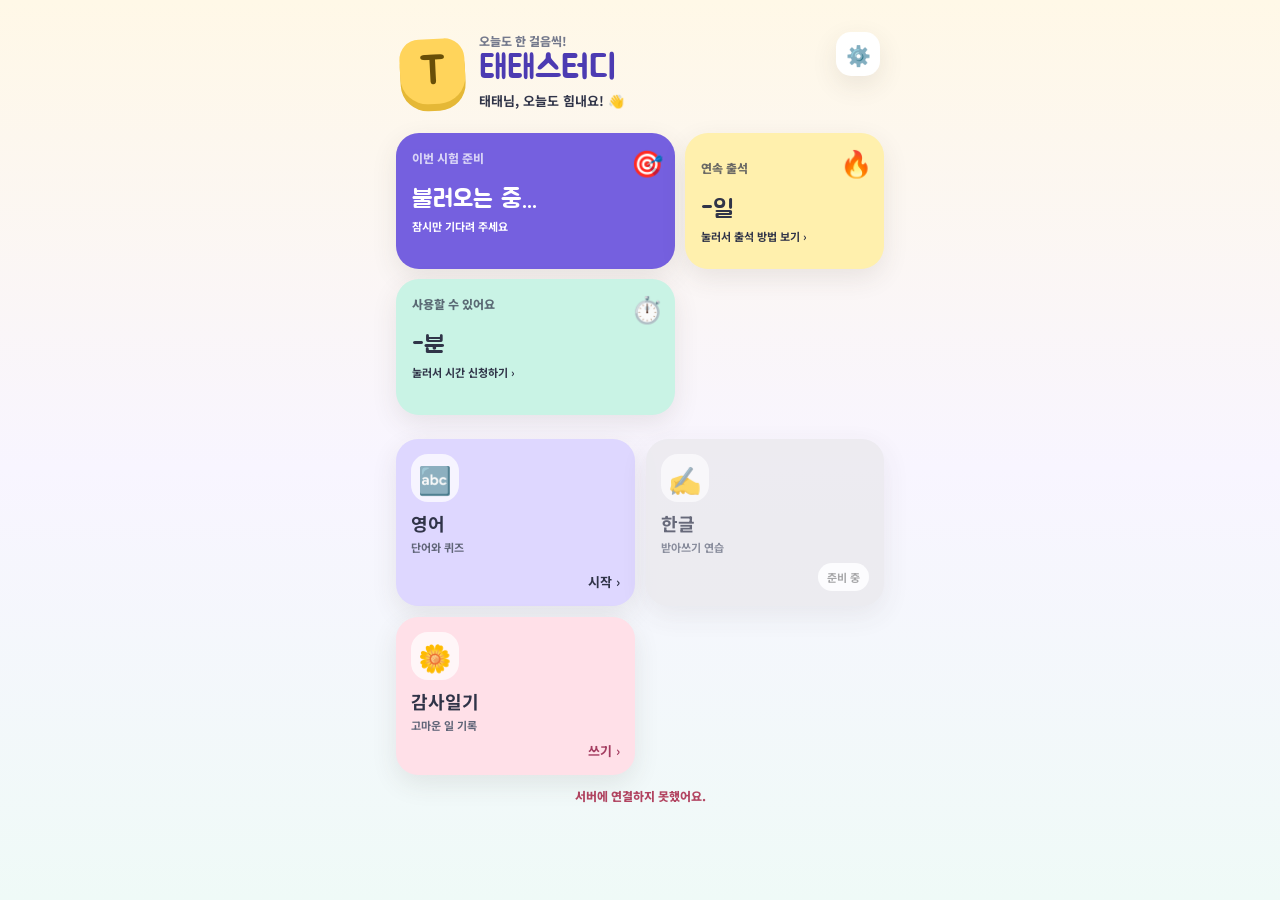
<file: index.html>
<!DOCTYPE html>
<html lang="ko"><head><meta charset="UTF-8"><meta name="viewport" content="width=device-width,initial-scale=1,viewport-fit=cover"><meta name="theme-color" content="#fff8e8"><meta name="robots" content="noindex,nofollow,noarchive"><title>태태스터디</title>
<script>window.GAS_WEB_APP_URL='https://script.google.com/macros/s/AKfycbxXa7uUxMbzBXfnYrFggVX9WtR-e4U9_p0WXR-delSNdcaqv2epwh4A0YGnnEI-RdCkbg/exec';</script>
<link rel="preconnect" href="https://fonts.googleapis.com"><link rel="preconnect" href="https://fonts.gstatic.com" crossorigin><link href="https://fonts.googleapis.com/css2?family=Jua&family=Noto+Sans+KR:wght@500;700;800&display=swap" rel="stylesheet"><link rel="stylesheet" href="DashboardStyle.css?v=20261109-1"><style>.subject-list{display:grid;grid-template-columns:repeat(2,minmax(0,1fr));gap:11px}.subject-card{position:relative;display:flex;flex-direction:column;align-items:flex-start;gap:8px;min-height:154px;padding:15px;border-radius:22px}.subject-card>span:nth-child(2){display:grid;flex:0}.subject-card strong{font-size:18px}.subject-card small{font-size:11px}.subject-card b{margin-top:auto;align-self:flex-end}.subject-icon{flex:0 0 48px;width:48px;height:48px}.subject-card.diary{background:#ffe0e8}.subject-card.diary b{color:#a43c60}@media(max-width:350px){.subject-card{min-height:148px;padding:13px}.subject-card strong{font-size:16px}}</style></head><body><main class="dashboard">
<header class="welcome"><div class="mascot">T</div><div><p>오늘도 한 걸음씩!</p><h1>태태스터디</h1><strong>태태님, 오늘도 힘내요! 👋</strong></div><a href="english.html?screen=admin" aria-label="관리자 사이트" title="관리자 사이트" style="display:grid;place-items:center;margin-left:auto;align-self:flex-start;width:44px;height:44px;border-radius:15px;background:#fff;color:#4c3bb2;text-decoration:none;font-size:20px;box-shadow:var(--shadow)">⚙️</a></header>
<section class="status-grid" aria-label="오늘의 학습 현황"><article class="status-card exam"><span>🎯</span><small>이번 시험 준비</small><strong id="examStatus">불러오는 중...</strong><p id="examDetail">잠시만 기다려 주세요</p></article><button type="button" class="status-card attendance" style="border:0;text-align:left;font:inherit;color:var(--ink);cursor:pointer" aria-label="출석 방법 안내" onclick="alert('📚 출석하는 방법\n\n영어 퀴즈에서 50점 이상 받으면 오늘 출석이 자동으로 기록돼요.\n별도의 출석 버튼을 누를 필요는 없어요!')"><span>🔥</span><small>연속 출석</small><strong id="attendanceStatus">-일</strong><p id="attendanceDetail">눌러서 출석 방법 보기 ›</p></button><a class="status-card time time-link" style="text-decoration:none;color:var(--ink)" href="english.html?screen=minute" aria-label="놀이 시간 사용 신청으로 이동"><span>⏱️</span><small>사용할 수 있어요</small><strong id="playtimeStatus">-분</strong><p id="playtimeDetail">눌러서 시간 신청하기 ›</p></a></section>
<section class="section subject-section" aria-label="학습과 기록 메뉴"><div class="subject-list"><a class="subject-card english" href="english.html"><span class="subject-icon">🔤</span><span><strong>영어</strong><small>단어와 퀴즈</small></span><b>시작 ›</b></a><div class="subject-card korean disabled" aria-disabled="true"><span class="subject-icon">✍️</span><span><strong>한글</strong><small>받아쓰기 연습</small></span><b>준비 중</b></div><a class="subject-card diary" href="diary.html"><span class="subject-icon">🌼</span><span><strong>감사일기</strong><small>고마운 일 기록</small></span><b>쓰기 ›</b></a></div></section><p id="dashboardError" class="dashboard-error"></p></main><script src="DashboardScript.js?v=20261109-1"></script></body></html>
</file>
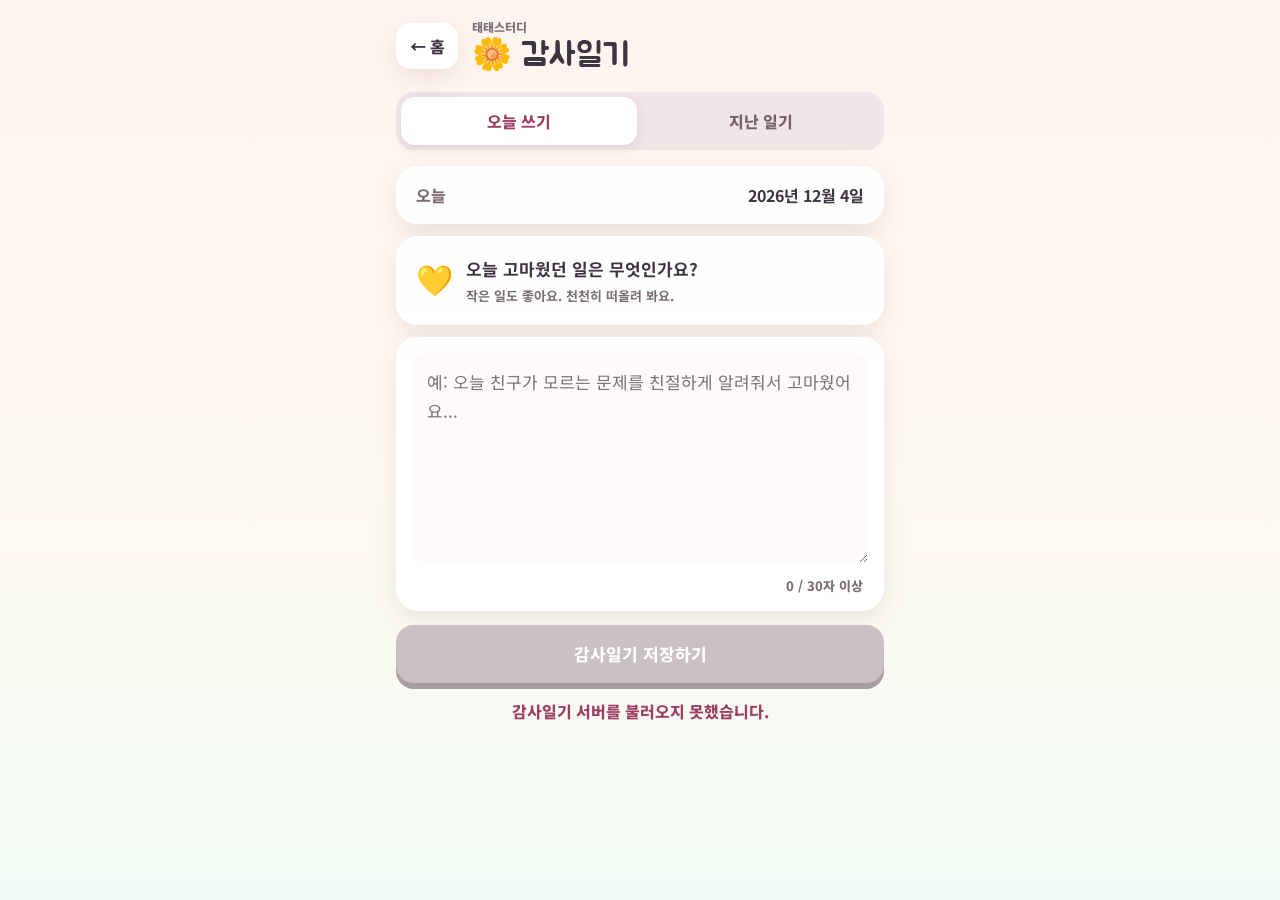
<file: diary.html>
<!DOCTYPE html>
<html lang="ko">
<head>
  <meta charset="UTF-8">
  <meta name="viewport" content="width=device-width, initial-scale=1, viewport-fit=cover">
  <meta name="theme-color" content="#fff5f0">
  <meta name="robots" content="noindex,nofollow,noarchive">
  <title>태태스터디 · 감사일기</title>
  <script>
    window.GAS_WEB_APP_URL = 'https://script.google.com/macros/s/AKfycbxXa7uUxMbzBXfnYrFggVX9WtR-e4U9_p0WXR-delSNdcaqv2epwh4A0YGnnEI-RdCkbg/exec';
    window.SINGLE_USER_NAME = '태태';
  </script>
  <link rel="preconnect" href="https://fonts.googleapis.com">
  <link rel="preconnect" href="https://fonts.gstatic.com" crossorigin>
  <link href="https://fonts.googleapis.com/css2?family=Jua&family=Noto+Sans+KR:wght@500;700;800&display=swap" rel="stylesheet">
  <link rel="stylesheet" href="DiaryStyle.css?v=20261109-1">
  <style>.delete-btn{width:100%;min-height:50px;margin-top:10px;border:2px solid #f2b8c8;border-radius:16px;background:#fff;color:#b23f63;font-weight:800}.delete-btn:disabled{opacity:.55}</style>
</head>
<body>
  <main class="diary-app">
    <header class="diary-header"><a href="index.html" aria-label="대시보드로 돌아가기">← 홈</a><div><p>태태스터디</p><h1>🌼 감사일기</h1></div></header>
    <nav class="diary-tabs" aria-label="감사일기 메뉴"><button class="active" data-view="write">오늘 쓰기</button><button data-view="calendar">지난 일기</button></nav>

    <section id="writeView" class="diary-view active">
      <div class="date-card"><span>오늘</span><strong id="todayLabel">날짜 확인 중...</strong></div>
      <div class="prompt-card"><span>💛</span><div><strong>오늘 고마웠던 일은 무엇인가요?</strong><p>작은 일도 좋아요. 천천히 떠올려 봐요.</p></div></div>
      <label class="writing-card" for="diaryContent"><textarea id="diaryContent" maxlength="1000" placeholder="예: 오늘 친구가 모르는 문제를 친절하게 알려줘서 고마웠어요..."></textarea><span id="characterCount">0 / 30자 이상</span></label>
      <button id="saveDiaryBtn" class="primary-btn" disabled>감사일기 저장하기</button>
      <p id="saveStatus" class="status" aria-live="polite"></p>
    </section>

    <section id="calendarView" class="diary-view">
      <div class="calendar-head"><button id="prevMonthBtn" aria-label="이전 달">‹</button><h2 id="calendarTitle"></h2><button id="nextMonthBtn" aria-label="다음 달">›</button></div>
      <div class="weekdays"><span>일</span><span>월</span><span>화</span><span>수</span><span>목</span><span>금</span><span>토</span></div>
      <div id="calendarGrid" class="calendar-grid"></div>
      <article id="entryPreview" class="entry-preview"><p>꽃이 표시된 날짜를 눌러 일기를 읽어 보세요.</p></article>
      <button id="deleteDiaryBtn" class="delete-btn" hidden>이 일기 삭제하기</button>
    </section>
  </main>
  <div id="toast" class="toast" role="status" aria-live="polite"></div>
  <script src="DiaryScript.js?v=20261109-2"></script>
</body>
</html>
</file>
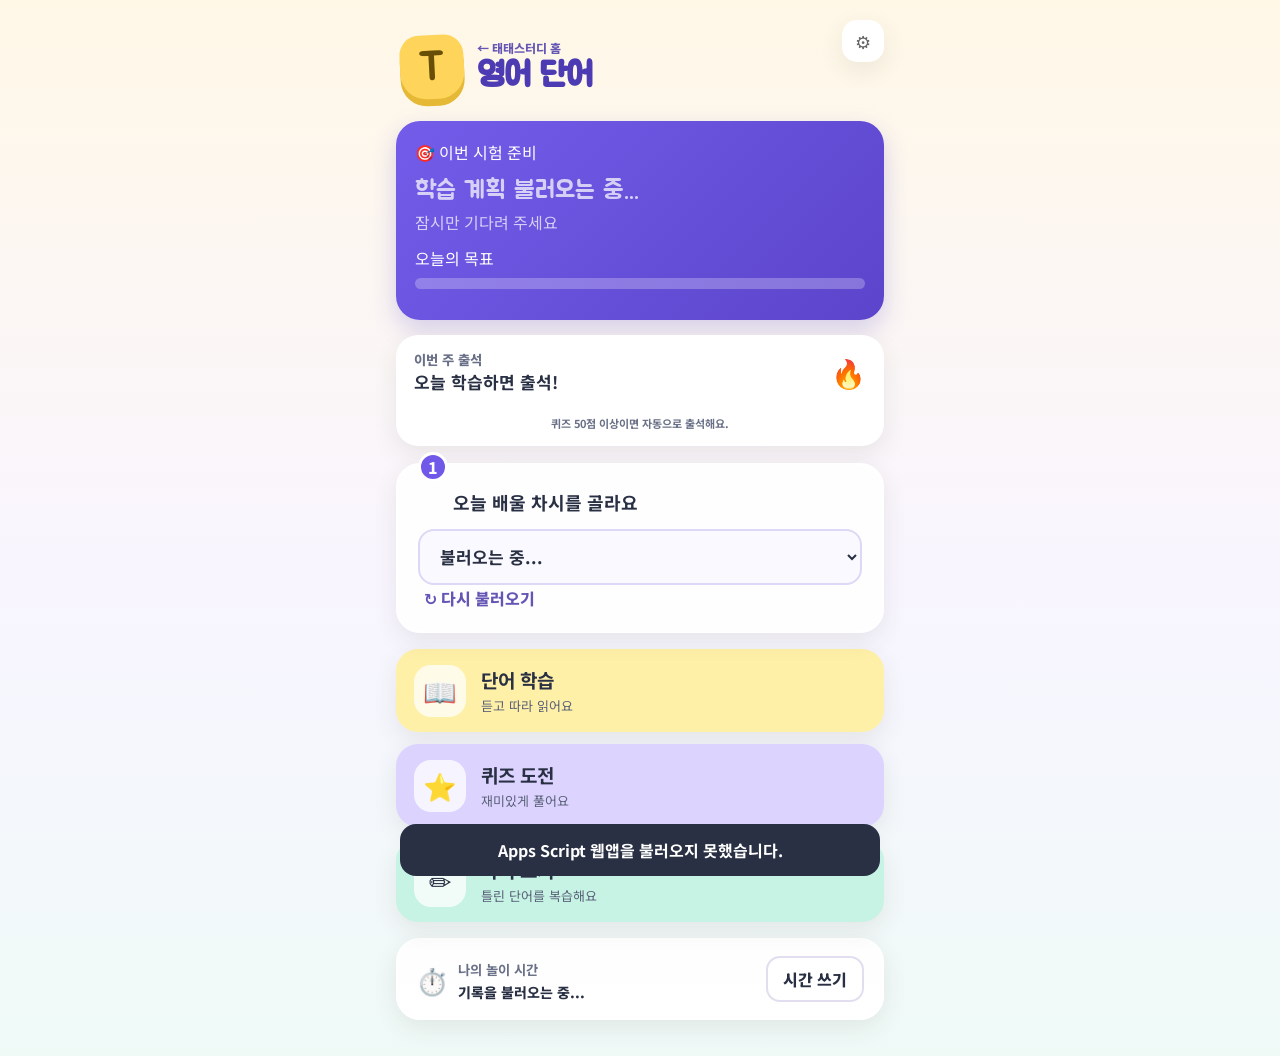
<file: english.html>
<!DOCTYPE html>
<html lang="ko">
<head>
  <meta charset="UTF-8">
  <meta name="viewport" content="width=device-width, initial-scale=1, viewport-fit=cover">
  <meta name="theme-color" content="#fff8e8">
  <meta name="robots" content="noindex,nofollow,noarchive">
  <title>태태스터디 · 영어</title>
  <script>
    window.GAS_WEB_APP_URL = 'https://script.google.com/macros/s/AKfycbxXa7uUxMbzBXfnYrFggVX9WtR-e4U9_p0WXR-delSNdcaqv2epwh4A0YGnnEI-RdCkbg/exec';
    window.SINGLE_USER_NAME = '태태';
  </script>
  <link rel="preconnect" href="https://fonts.googleapis.com">
  <link rel="preconnect" href="https://fonts.gstatic.com" crossorigin>
  <link href="https://fonts.googleapis.com/css2?family=Jua&family=Noto+Sans+KR:wght@500;700;800&display=swap" rel="stylesheet">
  <script>fetch('Style.html?v=20261109-2').then(r=>r.text()).then(html=>document.head.insertAdjacentHTML('beforeend',html));</script>
  <style>.dashboard-link{color:#6556b5;text-decoration:none}.quiz-type-buttons{grid-template-columns:repeat(2,minmax(0,1fr))}.random-type{grid-column:auto;min-height:145px}@media(max-width:370px){.quiz-type-buttons{grid-template-columns:repeat(2,minmax(0,1fr))}.random-type{grid-column:auto;min-height:132px}.quiz-type-btn{min-height:132px;padding:14px 8px}.quiz-type-btn span{font-size:31px}.quiz-type-btn strong{font-size:14px}.quiz-type-btn small{font-size:10px}}.rain-screen{background:#070b18;color:#57ff7c;border:4px solid #53647d;border-radius:12px;padding:12px;min-height:calc(100vh - 40px);font-family:Consolas,"Courier New",monospace;box-shadow:inset 0 0 0 3px #111b31}.rain-hud{display:grid;grid-template-columns:1fr auto 1fr;align-items:center;gap:8px;font-weight:800;font-size:13px}.rain-hud button{min-height:40px;border:2px solid #56d9ff;border-radius:0;background:#071523;color:#56d9ff;font:inherit;font-weight:800}.rain-hud span:last-child{text-align:right;color:#ff668c}.rain-prompt{margin:12px 0 8px;padding:11px;border:2px solid #57ff7c;background:#071523;text-align:center}.rain-prompt small{display:block;color:#56d9ff;font-size:11px}.rain-prompt strong{display:block;margin-top:4px;color:#fff75c;font-size:26px;text-shadow:2px 2px #755b00}.rain-field{position:relative;height:min(58vh,470px);min-height:360px;overflow:hidden;border:2px solid #53647d;background:repeating-linear-gradient(0deg,rgba(55,88,120,.12) 0 1px,transparent 1px 4px),linear-gradient(#02040c,#091326)}.rain-word{position:absolute;z-index:2;min-width:70px;max-width:42%;padding:9px 10px;border:2px solid #56d9ff;border-radius:0;background:#06111e;color:#fff;font:800 17px Consolas,"Courier New",monospace;box-shadow:3px 3px 0 #173953;touch-action:manipulation}.rain-word:active{background:#173953}.rain-word.wrong-hit{border-color:#ff5577;color:#ff5577}.rain-ground{position:absolute;left:0;right:0;bottom:0;height:12px;background:repeating-linear-gradient(90deg,#57ff7c 0 14px,#123f24 14px 28px);box-shadow:0 -3px #173c2a}.rain-message{min-height:27px;margin:8px 0 0;text-align:center;color:#fff75c;font-weight:800}.rain-help{text-align:center;color:#91a4bd;font-size:11px;margin:6px 0 0}</style>
  <style id="mobileQuizGridOverride">.quiz-type-buttons{grid-template-columns:repeat(2,minmax(0,1fr))!important}.quiz-type-btn{min-height:118px!important;padding:13px 8px!important}.quiz-type-btn small{display:none!important}.random-type{grid-column:auto!important;min-height:118px!important}@media(max-width:370px){.quiz-type-buttons{grid-template-columns:repeat(2,minmax(0,1fr))!important}.quiz-type-btn{min-height:112px!important;padding:12px 7px!important}.random-type{grid-column:auto!important;min-height:112px!important}.quiz-type-btn span{font-size:30px!important}.quiz-type-btn strong{font-size:14px!important}.quiz-type-btn small{display:none!important}}</style>
</head>
<body>
  <div id="testModeBanner" class="test-mode-banner hidden">🧪 관리자 테스트 모드 · 기록과 분 적립 없음</div>
  <main class="app">
    <section id="startScreen" class="screen active">
      <header class="hero">
        <button id="adminMenuBtn" class="icon-btn admin-link-btn" aria-label="관리자 화면">⚙️</button>
        <div class="mascot" aria-hidden="true">T</div>
        <div><p class="eyebrow"><a href="index.html" class="dashboard-link">← 태태스터디 홈</a></p><h1>영어 단어</h1></div>
      </header>

      <input id="userNameInput" type="hidden" value="태태">
      <section id="studyPlanCard" class="plan-card loading-card">
        <div class="plan-top"><span>🎯 이번 시험 준비</span><strong id="planDaysLeft"></strong></div>
        <h2 id="planName">학습 계획 불러오는 중...</h2><p id="planLessons">잠시만 기다려 주세요</p>
        <div class="goal-row"><span>오늘의 목표</span><strong id="dailyGoalText"></strong></div>
        <div class="progress-track"><span id="dailyGoalBar"></span></div>
        <p id="masteryText" class="plan-caption"></p>
      </section>
      <section class="attendance-card">
        <div class="attendance-head"><div><small>이번 주 출석</small><strong id="streakText">오늘 학습하면 출석!</strong></div><span>🔥</span></div>
        <div id="weeklyAttendance" class="weekly-attendance"></div>
        <p id="attendanceHint">퀴즈 50점 이상이면 자동으로 출석해요.</p>
      </section>
      <section class="panel lesson-panel">
        <div class="step-badge">1</div>
        <div class="panel-title-wrap"><h2>오늘 배울 차시를 골라요</h2></div>
        <label class="sr-only" for="lessonSelect">학습 차시 선택</label>
        <select id="lessonSelect"><option>불러오는 중...</option></select>
        <p id="activePlanLabel" class="plan-caption hidden"></p>
        <button id="lessonRetryBtn" class="text-btn hidden" type="button">↻ 다시 불러오기</button>
      </section>

      <div class="action-grid" aria-label="학습 메뉴">
        <button id="studyBtn" class="action-card study-action"><span class="action-icon">📖</span><span><strong>단어 학습</strong><small>듣고 따라 읽어요</small></span></button>
        <button id="quizMenuBtn" class="action-card quiz-action"><span class="action-icon">⭐</span><span><strong>퀴즈 도전</strong><small>재미있게 풀어요</small></span></button>
        <button id="wrongNoteBtn" class="action-card note-action"><span class="action-icon">✏️</span><span><strong>다시 보기</strong><small>틀린 단어를 복습해요</small></span></button>
      </div>

      <div class="summary-box home-summary">
        <div><span class="summary-icon">⏱️</span><div><small>나의 놀이 시간</small><p id="minuteSummary">기록을 불러오는 중...</p></div></div>
        <button id="minuteMenuBtn" class="compact-btn secondary">시간 쓰기</button>
      </div>
    </section>

    <section id="studyScreen" class="screen">
      <div class="top"><button id="studyHomeBtn" class="back-btn">← 홈</button><p id="studyProgress" class="progress-pill"></p></div>
      <p class="study-label">소리 내어 따라 읽어 봐요</p>
      <div class="card study-card"><button id="studySpeakBtn" class="speaker-btn" aria-label="단어 다시 듣기">🔊</button><div id="studyWord" class="word"></div><div id="studyMeaning" class="meaning"></div></div>
      <div class="button-row"><button id="pauseBtn" class="secondary">⏸ 잠깐 멈춤</button><button id="resumeBtn" class="hidden">▶ 계속하기</button><button id="studyQuizBtn">퀴즈 풀기 ⭐</button></div>
    </section>

    <section id="quizSettingScreen" class="screen">
      <div class="top"><button id="quizSettingHomeBtn" class="back-btn">← 홈</button></div>
      <div class="section-heading"><span>⭐</span><h1>어떤 퀴즈를 풀까?</h1><p>누르면 바로 시작해요!</p></div>
      <div class="reward-rule"><strong>⏱️ 퀴즈 적립</strong><p>90점 이상 3분 · 70점 이상 2분 · 50점 이상 1분<br>퀴즈 형태별 첫 응시는 적립되고, 재도전은 최고 점수가 오를 때 추가 적립돼요.</p></div>
      <div class="quiz-type-buttons">
        <button type="button" class="quiz-type-btn" data-type="sound-to-spelling"><span>🔊</span><strong>듣고 맞히기</strong></button>
        <button type="button" class="quiz-type-btn" data-type="word-meaning-random"><span>🔤</span><strong>단어·뜻 맞히기</strong></button>
        <button type="button" class="quiz-type-btn" data-type="missing-letter"><span>🧩</span><strong>빠진 글자 찾기</strong></button>
        <button type="button" class="quiz-type-btn" data-type="word-block"><span>🔠</span><strong>글자 블록 맞추기</strong></button>
        <button type="button" class="quiz-type-btn random-type" data-type="random"><span>🎲</span><strong>골고루 풀기</strong></button>
        <button type="button" class="quiz-type-btn" data-type="rain-game"><span>🌧️</span><strong>단어비 게임</strong></button>
      </div>
    </section>

    <section id="quizScreen" class="screen">
      <div class="top"><div class="top-buttons"><button id="quizHomeBtn" class="back-btn">← 홈</button><button id="backToQuizSettingBtn" class="secondary mini-btn">퀴즈 바꾸기</button></div><p id="quizProgress" class="progress-pill"></p></div>
      <div class="quiz-card"><div id="quizType" class="quiz-type"></div><div id="quizQuestion" class="quiz-question"></div><button id="replayBtn" class="speaker-wide">🔊 다시 듣기</button><div id="resultBox" class="result" aria-live="assertive"></div><div id="choiceList" class="choice-list"></div></div>
    </section>

    <section id="rainScreen" class="screen rain-screen">
      <div class="rain-hud"><button id="rainHomeBtn" type="button">← EXIT</button><span id="rainScore">SCORE 0000</span><span id="rainLives">LIFE ♥♥♥</span></div>
      <div class="rain-prompt"><small id="rainDirection">KOREAN → ENGLISH</small><strong id="rainPrompt">READY?</strong></div>
      <div id="rainField" class="rain-field"><div class="rain-ground"></div></div>
      <p id="rainMessage" class="rain-message">정답 단어가 바닥에 닿기 전에 눌러요!</p><p class="rain-help">오답을 누르면 LIFE가 줄어요 · 총 10문제</p>
    </section>

    <section id="resultScreen" class="screen result-screen"><div class="celebration">🎉</div><h1>퀴즈 끝!</h1><div class="summary-box"><p id="finalResultText"></p></div><button id="goWrongNoteBtn">틀린 단어 다시 보기</button><button id="resultQuizBtn" class="secondary">한 번 더 도전</button><button id="resultHomeBtn" class="text-btn">홈으로</button></section>

    <section id="wrongNoteScreen" class="screen"><div class="top"><button id="wrongHomeBtn" class="back-btn">← 홈</button></div><div class="section-heading"><span>✏️</span><h1>다시 보기</h1><p>천천히 다시 익혀 봐요.</p></div><div id="wrongList" class="wrong-list"></div></section>

    <section id="minuteScreen" class="screen"><div class="top"><button id="minuteHomeBtn" class="back-btn">← 홈</button></div><div class="section-heading"><span>⏱️</span><h1>놀이 시간 쓰기</h1></div><div class="summary-box"><p id="minuteDetailText"></p></div><div class="panel"><label for="useMinuteInput">몇 분을 쓸까요?</label><div class="input-row"><input id="useMinuteInput" type="number" min="1" inputmode="numeric" placeholder="예: 10"><button id="useMinuteBtn" class="compact-btn">신청</button></div></div><div class="summary-box request-box"><h2>최근 신청</h2><div class="request-header"><span>날짜</span><span>시간</span><span>상태</span></div><div id="minuteRequestList" class="request-list">최근 신청이 없어요.</div></div></section>

    <section id="adminScreen" class="screen"><div class="top"><button id="adminHomeBtn" class="back-btn">← 홈</button></div><div class="section-heading"><span>🔐</span><h1>관리자</h1></div><div class="panel"><label for="adminPasswordInput">관리자 비밀번호</label><input id="adminPasswordInput" type="password" placeholder="비밀번호 입력"><button id="adminLoginBtn">신청 내역 불러오기</button></div><div class="summary-box request-box"><h2>대기 신청</h2><p id="adminStatusText">비밀번호를 입력해 주세요.</p><div id="adminRequestList" class="admin-request-list"></div></div></section>
  </main>
  <div id="toast" class="toast" role="status" aria-live="polite"></div>
  <script>fetch('Script.html?v=20261109-6').then(r=>r.text()).then(html=>{const s=document.createElement('script');s.textContent=html.replace(/^\s*<script[^>]*>\s*/i,'').replace(/\s*<\/script>\s*$/i,'');document.body.appendChild(s);});</script>
</body>
</html>
</file>
<file: DashboardStyle.css>
:root{--ink:#303448;--muted:#74798c;--shadow:0 9px 26px rgba(68,57,45,.1)}*{box-sizing:border-box}body{margin:0;min-height:100vh;background:linear-gradient(180deg,#fff8e7,#f8f5ff 52%,#effaf7);color:var(--ink);font-family:"Noto Sans KR",sans-serif}.dashboard{width:min(100%,520px);min-height:100vh;margin:auto;padding:20px 16px calc(40px + env(safe-area-inset-bottom))}.welcome{display:flex;align-items:center;gap:14px;padding:12px 4px 22px}.mascot{display:grid;place-items:center;flex:0 0 65px;height:65px;border-radius:20px 20px 27px 27px;background:#ffd45b;color:#684f08;font:42px Jua;transform:rotate(-3deg);box-shadow:0 7px 0 #e5b836}.welcome p{margin:0;color:var(--muted);font-size:12px;font-weight:800}.welcome h1{margin:2px 0;color:#4c3bb2;font:34px/1 Jua}.welcome strong{font-size:13px}.status-grid{display:grid;grid-template-columns:1.35fr 1fr;gap:10px}.status-card{position:relative;min-height:136px;padding:16px;border-radius:23px;box-shadow:var(--shadow);overflow:hidden}.status-card>span{position:absolute;right:12px;top:10px;font-size:26px}.status-card small,.status-card strong,.status-card p{display:block}.status-card small{font-size:12px;font-weight:800;opacity:.72}.status-card strong{margin-top:18px;font:25px Jua}.status-card p{margin:3px 0 0;font-size:11px;font-weight:700}.exam{background:#7560df;color:#fff}.attendance{background:#fff0ad}.time{grid-column:1/-1;min-height:105px;background:#c9f3e5}.time strong{font-size:32px;margin-top:8px}.section{margin-top:24px}.section-title{display:flex;justify-content:space-between;align-items:end;padding:0 4px 11px}.section-title small{color:var(--muted);font-weight:800;font-size:11px}.section-title h2{font:25px Jua;margin:1px 0}.section-title>span{font-size:26px}.subject-list{display:grid;gap:11px}.subject-card,.diary-card{display:flex;align-items:center;gap:13px;min-height:88px;padding:14px 16px;border-radius:22px;color:var(--ink);text-decoration:none;box-shadow:var(--shadow)}.subject-card>span:nth-child(2),.diary-card>span:nth-child(2){display:grid;flex:1}.subject-card strong,.diary-card strong{font-size:19px}.subject-card small,.diary-card small{margin-top:3px;color:#606578;font-size:12px;font-weight:700}.subject-card b,.diary-card b{white-space:nowrap;font-size:13px}.subject-icon{display:grid;place-items:center;flex:0 0 52px;height:52px;border-radius:17px;background:rgba(255,255,255,.72);font-size:27px}.english{background:#ded7ff}.korean{background:#e9e8ec}.korean b{padding:6px 9px;border-radius:99px;background:#fff;color:#888;font-size:11px}.disabled{opacity:.72}.diary-card{background:#ffe0e8}.diary-card b{color:#a43c60}.dashboard-error{text-align:center;color:#b24461;font-size:12px;font-weight:800}@media(min-width:390px){.status-grid{grid-template-columns:1.4fr 1fr}.time{grid-column:auto;min-height:136px}.time strong{font-size:25px;margin-top:18px}}
</file>
<file: DiaryStyle.css>
:root{--ink:#3d3542;--muted:#7b6d76;--pink:#e96f96;--deep:#9d3e64;--paper:#fffdfb;--yellow:#ffe79a;--shadow:0 10px 28px rgba(113,73,88,.12)}*{box-sizing:border-box}body{margin:0;min-height:100vh;background:linear-gradient(180deg,#fff4ef,#fffaf0 55%,#f1fbf5);color:var(--ink);font-family:"Noto Sans KR",sans-serif}button,textarea{font:inherit}.diary-app{width:min(100%,520px);min-height:100vh;margin:auto;padding:18px 16px calc(38px + env(safe-area-inset-bottom))}.diary-header{display:flex;align-items:center;gap:14px;margin-bottom:18px}.diary-header>a{display:grid;place-items:center;min-width:62px;height:46px;border-radius:15px;background:#fff;color:var(--ink);text-decoration:none;font-weight:800;box-shadow:var(--shadow)}.diary-header p{margin:0;color:var(--muted);font-size:12px;font-weight:800}.diary-header h1{margin:2px 0 0;font:32px/1.15 Jua}.diary-tabs{display:grid;grid-template-columns:1fr 1fr;gap:6px;padding:5px;background:#f1e5e8;border-radius:18px;margin-bottom:16px}.diary-tabs button{height:48px;border:0;border-radius:14px;background:transparent;color:#74636c;font-weight:800}.diary-tabs button.active{background:#fff;color:var(--deep);box-shadow:0 4px 12px rgba(100,55,73,.1)}.diary-view{display:none}.diary-view.active{display:block}.date-card,.prompt-card,.writing-card,.entry-preview{background:rgba(255,255,255,.94);border:2px solid #fff;border-radius:22px;box-shadow:var(--shadow)}.date-card{display:flex;justify-content:space-between;padding:15px 18px;margin-bottom:12px}.date-card span{color:var(--muted);font-weight:800}.prompt-card{display:flex;gap:13px;padding:18px;margin-bottom:12px}.prompt-card>span{font-size:30px}.prompt-card strong{font-size:17px}.prompt-card p{margin:5px 0 0;color:var(--muted);font-size:13px;font-weight:700}.writing-card{display:block;padding:14px}.writing-card textarea{width:100%;min-height:210px;resize:vertical;border:0;background:#fffaf9;border-radius:15px;padding:15px;color:var(--ink);font-size:17px;line-height:1.7;outline:none}.writing-card textarea:focus{box-shadow:0 0 0 3px #f8bfd0}.writing-card span{display:block;text-align:right;padding:8px 5px 0;color:var(--muted);font-size:13px;font-weight:800}.writing-card span.ready{color:#18815e}.primary-btn{width:100%;min-height:58px;margin-top:14px;border:0;border-radius:18px;background:var(--pink);color:#fff;font-size:17px;font-weight:800;box-shadow:0 6px 0 #c85379}.primary-btn:disabled{background:#cabfc3;box-shadow:0 6px 0 #a99da1}.status{text-align:center;min-height:24px;font-weight:800;color:var(--deep)}.calendar-head{display:flex;align-items:center;justify-content:space-between;margin:4px 0 14px}.calendar-head h2{font:27px Jua;margin:0}.calendar-head button{width:46px;height:46px;border:0;border-radius:15px;background:#fff;font-size:28px;color:var(--deep);box-shadow:var(--shadow)}.weekdays,.calendar-grid{display:grid;grid-template-columns:repeat(7,1fr);gap:6px}.weekdays{margin-bottom:6px;text-align:center;color:var(--muted);font-size:12px;font-weight:800}.calendar-grid{padding:10px;background:rgba(255,255,255,.75);border-radius:22px;box-shadow:var(--shadow)}.calendar-day{position:relative;aspect-ratio:1;border:0;border-radius:14px;background:#fff;color:var(--ink);font-weight:800}.calendar-day.empty{visibility:hidden}.calendar-day.has-entry{background:#ffe0e9;color:var(--deep)}.calendar-day.has-entry::after{content:"🌼";position:absolute;right:1px;bottom:0;font-size:11px}.calendar-day.today{outline:3px solid var(--yellow)}.entry-preview{margin-top:14px;padding:18px;min-height:110px}.entry-preview h3{margin:0 0 8px;color:var(--deep)}.entry-preview p{margin:0;white-space:pre-wrap;line-height:1.7;font-weight:700}.toast{position:fixed;left:50%;bottom:24px;transform:translate(-50%,20px);width:min(calc(100% - 32px),480px);padding:14px 18px;border-radius:16px;background:#3d3542;color:#fff;text-align:center;font-weight:700;opacity:0;pointer-events:none;transition:.2s}.toast.show{opacity:1;transform:translate(-50%,0)}
</file>
